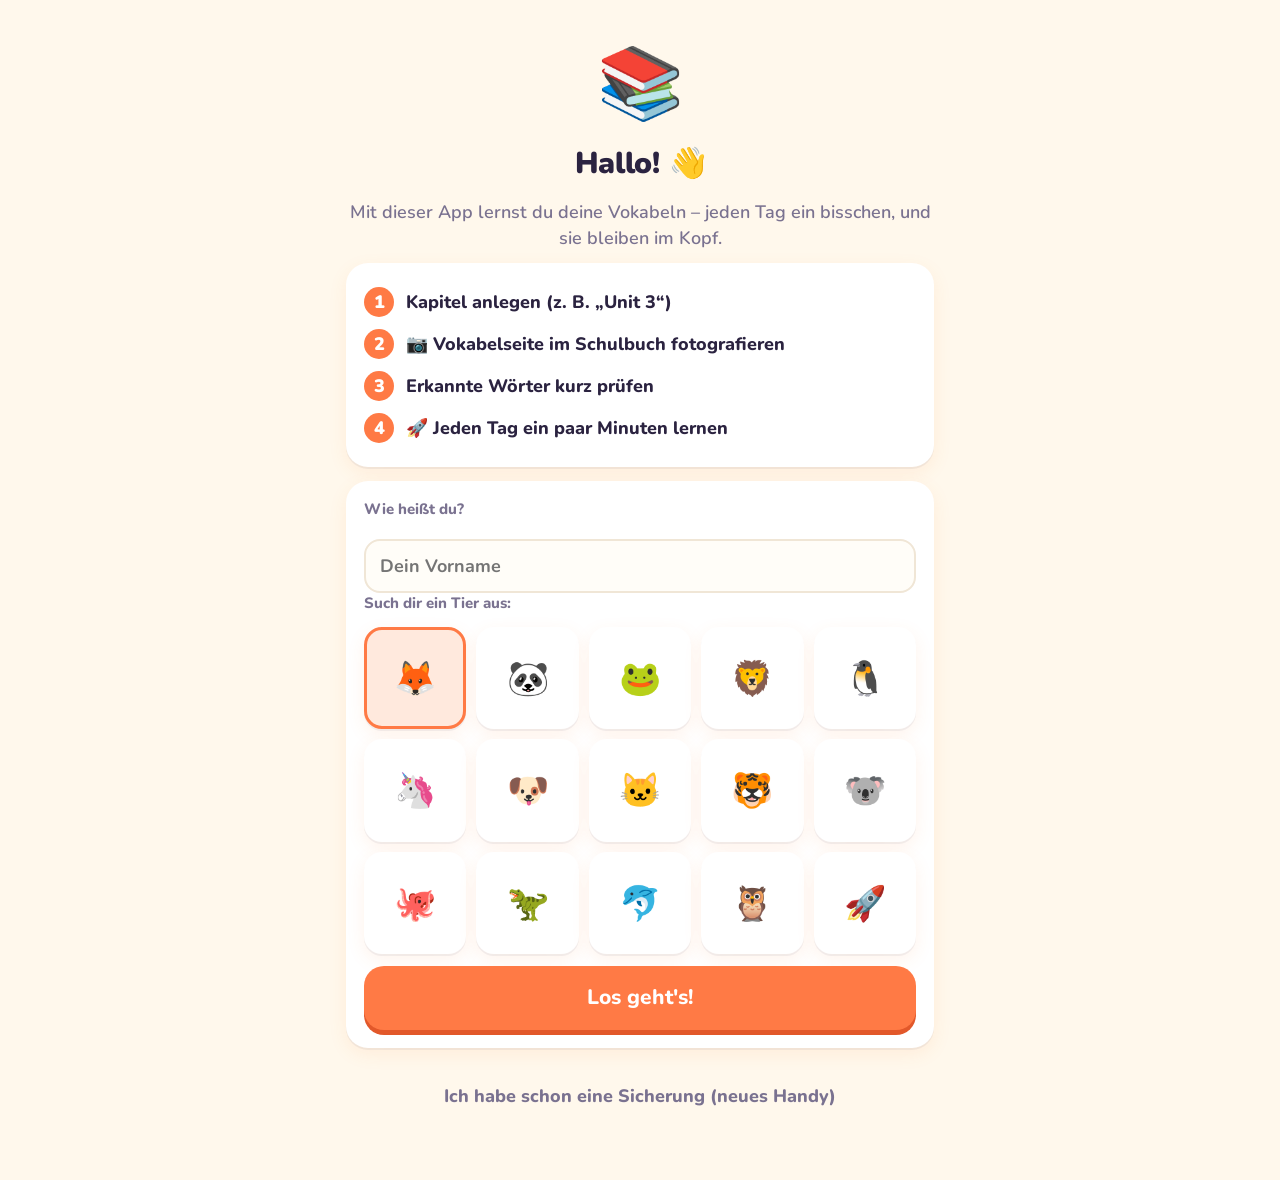
<file: index.html>
<!doctype html>
<html lang="de">
<head>
<meta charset="utf-8">
<meta name="viewport" content="width=device-width, initial-scale=1, viewport-fit=cover">
<title>Vokabeltrainer</title>
<meta name="theme-color" content="#fff8ec">
<meta name="apple-mobile-web-app-capable" content="yes">
<meta name="mobile-web-app-capable" content="yes">
<meta name="apple-mobile-web-app-status-bar-style" content="default">
<meta name="apple-mobile-web-app-title" content="Vokabeln">
<link rel="apple-touch-icon" href="icons/icon-180.png">
<link rel="icon" href="icons/icon-192.png">
<link rel="manifest" href="manifest.webmanifest">
<link rel="preload" href="fonts/nunito-latin-wght-normal.woff2" as="font" type="font/woff2" crossorigin>
<link rel="stylesheet" href="styles.css">
</head>
<body>
<main id="app" aria-live="polite"></main>
<dialog id="dialog"><form method="dialog" id="dialog-form"></form></dialog>
<div id="toast" role="status"></div>
<script src="vendor/tesseract/tesseract.min.js" defer></script>
<script src="app.js" defer></script>
</body>
</html>
</file>
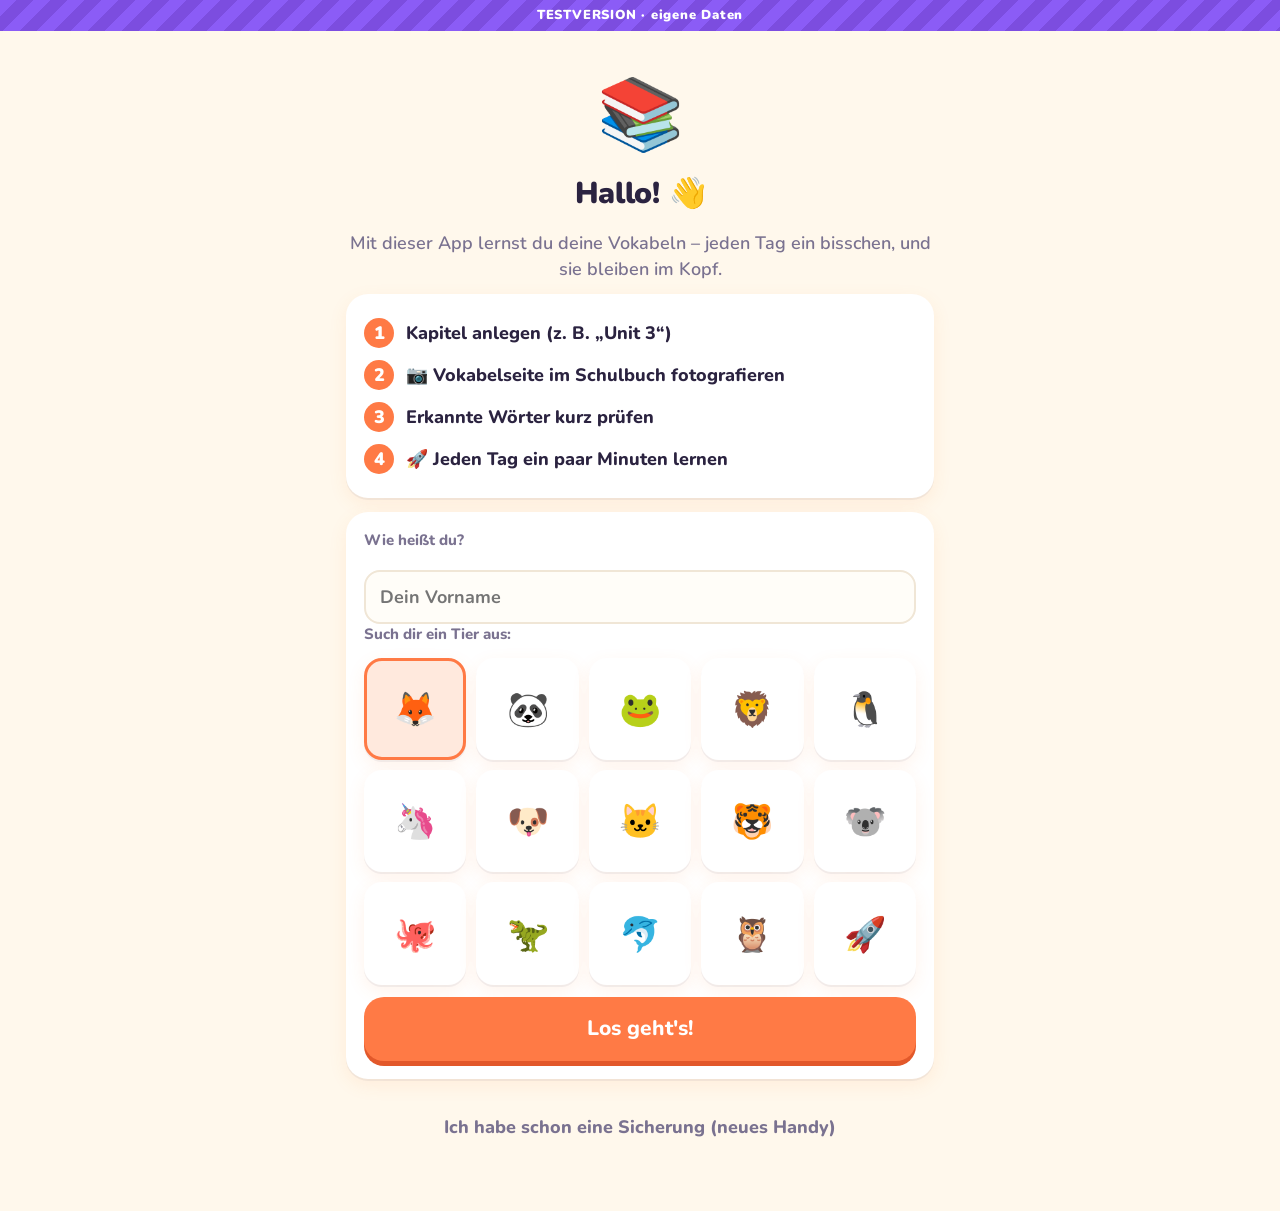
<file: test/index.html>
<!doctype html>
<html lang="de">
<head>
<meta charset="utf-8">
<meta name="viewport" content="width=device-width, initial-scale=1, viewport-fit=cover">
<title>Vokabeltrainer TEST</title>
<meta name="theme-color" content="#fff8ec">
<meta name="apple-mobile-web-app-capable" content="yes">
<meta name="mobile-web-app-capable" content="yes">
<meta name="apple-mobile-web-app-status-bar-style" content="default">
<meta name="apple-mobile-web-app-title" content="Vokabeln TEST">
<link rel="apple-touch-icon" href="icons/icon-180.png">
<link rel="icon" href="icons/icon-192.png">
<link rel="manifest" href="manifest.webmanifest">
<link rel="preload" href="fonts/nunito-latin-wght-normal.woff2" as="font" type="font/woff2" crossorigin>
<link rel="stylesheet" href="styles.css">
</head>
<body>
<main id="app" aria-live="polite"></main>
<dialog id="dialog"><form method="dialog" id="dialog-form"></form></dialog>
<div id="toast" role="status"></div>
<script src="vendor/tesseract/tesseract.min.js" defer></script>
<script src="app.js" defer></script>
</body>
</html>
</file>
<file: styles.css>
@font-face {
  font-family: 'Nunito'; font-style: normal; font-display: swap; font-weight: 200 1000;
  src: url(fonts/nunito-latin-wght-normal.woff2) format('woff2-variations');
  unicode-range: U+0000-00FF, U+0131, U+0152-0153, U+02BB-02BC, U+02C6, U+02DA, U+02DC, U+0304, U+0308, U+0329, U+2000-206F, U+20AC, U+2122, U+2191, U+2193, U+2212, U+2215, U+FEFF, U+FFFD;
}
@font-face {
  font-family: 'Nunito'; font-style: normal; font-display: swap; font-weight: 200 1000;
  src: url(fonts/nunito-latin-ext-wght-normal.woff2) format('woff2-variations');
  unicode-range: U+0100-02BA, U+02BD-02C5, U+02C7-02CC, U+02CE-02D7, U+02DD-02FF, U+0304, U+0308, U+0329, U+1D00-1DBF, U+1E00-1E9F, U+1EF2-1EFF, U+2020, U+20A0-20AB, U+20AD-20C0, U+2113, U+2C60-2C7F, U+A720-A7FF;
}

:root {
  color-scheme: light;
  --bg: #fff8ec;
  --card: #ffffff;
  --text: #2b2340;
  --muted: #7a7290;
  --line: #f0e6d6;
  --primary: #ff7a45;
  --primary-dark: #e2582a;
  --primary-soft: #ffe9dd;
  --teal: #13b5a3;
  --teal-dark: #0c8f80;
  --teal-soft: #dcf6f2;
  --yellow: #ffc93c;
  --yellow-soft: #fff3cf;
  --purple: #8b5cf6;
  --purple-soft: #efe7ff;
  --en: #3d8bff;
  --en-soft: #e3efff;
  --fr: #ff5c8a;
  --fr-soft: #ffe4ec;
  --ok: #22b357;
  --ok-dark: #17913f;
  --ok-soft: #dff7e7;
  --bad: #ff4d5e;
  --bad-dark: #d93444;
  --bad-soft: #ffe3e6;
  --b0: #d9d3e3; --b1: #ff6b4a; --b2: #ffa53c; --b3: #ffd23f; --b4: #8fd14f; --b5: #22b357;
  --radius: 22px;
  --shadow: 0 2px 0 rgba(43, 35, 64, .06), 0 6px 18px rgba(255, 140, 60, .10);
}
* { box-sizing: border-box; -webkit-tap-highlight-color: transparent; }
html { -webkit-text-size-adjust: 100%; }
body {
  margin: 0; background: var(--bg); color: var(--text);
  font: 18px/1.45 'Nunito', -apple-system, BlinkMacSystemFont, 'Segoe UI', Roboto, sans-serif;
  font-weight: 600;
  padding: env(safe-area-inset-top) env(safe-area-inset-right) env(safe-area-inset-bottom) env(safe-area-inset-left);
  min-height: 100vh;
}
main { max-width: 620px; margin: 0 auto; padding: 14px 16px 56px; }
h1 { font-size: 30px; margin: 6px 0 14px; font-weight: 900; letter-spacing: -.01em; }
h2 { font-size: 21px; margin: 26px 0 10px; font-weight: 900; }
h3 { font-weight: 900; }
p { margin: 0 0 12px; }
.muted { color: var(--muted); }
.small { font-size: 15px; }
.tiny { font-size: 13px; }
.center { text-align: center; }
.row { display: flex; gap: 10px; align-items: center; }
.row.wrap { flex-wrap: wrap; }
.spread { justify-content: space-between; }
.grow { flex: 1; min-width: 0; }
.stack > * + * { margin-top: 12px; }
.hidden { display: none !important; }

.topbar { display: flex; align-items: center; gap: 8px; margin-bottom: 10px; min-height: 48px; }
.topbar h1 { margin: 0; font-size: 24px; flex: 1; min-width: 0; overflow: hidden; text-overflow: ellipsis; white-space: nowrap; }
.iconbtn {
  border: 0; background: var(--card); color: var(--text); font: inherit; font-weight: 800; font-size: 17px;
  min-width: 48px; min-height: 48px; border-radius: 16px; padding: 0 12px; cursor: pointer; box-shadow: var(--shadow);
}
.iconbtn:active { transform: translateY(2px); }

.card { background: var(--card); border-radius: var(--radius); padding: 18px; box-shadow: var(--shadow); }
.card + .card { margin-top: 14px; }

.btn {
  display: inline-flex; align-items: center; justify-content: center; gap: 8px; text-align: center;
  border: 0; border-radius: 18px; min-height: 54px; padding: 8px 18px;
  font: inherit; font-weight: 800; cursor: pointer; text-decoration: none; line-height: 1.2;
  background: var(--primary-soft); color: var(--primary-dark);
  box-shadow: 0 4px 0 rgba(226, 88, 42, .18);
  transition: transform .08s, box-shadow .08s;
}
.btn:active:not(:disabled) { transform: translateY(3px); box-shadow: 0 1px 0 rgba(0,0,0,.1); }
.btn.primary { background: var(--primary); color: #fff; box-shadow: 0 5px 0 var(--primary-dark); }
.btn.teal { background: var(--teal); color: #fff; box-shadow: 0 5px 0 var(--teal-dark); }
.btn.teal-soft { background: var(--teal-soft); color: var(--teal-dark); box-shadow: 0 4px 0 rgba(12,143,128,.18); }
.btn.purple-soft { background: var(--purple-soft); color: var(--purple); box-shadow: 0 4px 0 rgba(139,92,246,.18); }
.btn.ok { background: var(--ok); color: #fff; box-shadow: 0 5px 0 var(--ok-dark); }
.btn.bad { background: var(--bad); color: #fff; box-shadow: 0 5px 0 var(--bad-dark); }
.btn.wa { background: #25d366; color: #fff; box-shadow: 0 5px 0 #1a9e4b; }
.btn.ghost { background: transparent; color: var(--muted); box-shadow: none; }
.btn.danger { background: var(--bad-soft); color: var(--bad-dark); box-shadow: 0 4px 0 rgba(217,52,68,.15); }
.btn.white { background: #fff; color: var(--primary-dark); box-shadow: 0 4px 0 rgba(0,0,0,.12); }
.btn.block { width: 100%; }
.btn.big { min-height: 64px; font-size: 21px; border-radius: 20px; }
.btn:disabled { opacity: .5; box-shadow: none; }
.grid2 { display: grid; grid-template-columns: 1fr 1fr; gap: 12px; }
.grid3 { display: grid; grid-template-columns: repeat(3, 1fr); gap: 10px; }

/* Startseite */
.hello { display: flex; align-items: center; gap: 12px; margin: 4px 0 16px; }
.avatar { width: 58px; height: 58px; border-radius: 50%; background: var(--yellow-soft); display: grid; place-items: center; font-size: 34px; flex: none; box-shadow: var(--shadow); }
.hello h1 { margin: 0; font-size: 26px; line-height: 1.15; }
.hero {
  background: linear-gradient(135deg, #ff8a4c 0%, #ff6b8b 100%); color: #fff;
  border-radius: 26px; padding: 22px 20px; box-shadow: 0 10px 24px rgba(255, 110, 90, .3); position: relative; overflow: hidden;
}
.hero::after { content: ''; position: absolute; right: -40px; top: -40px; width: 160px; height: 160px; border-radius: 50%; background: rgba(255,255,255,.14); }
.hero .num { font-size: 60px; font-weight: 900; line-height: 1; }
.hero .lbl { font-size: 18px; font-weight: 800; opacity: .95; }
.hero .btn { position: relative; z-index: 1; }
.hero.done { background: linear-gradient(135deg, #20c3a5 0%, #3d8bff 100%); box-shadow: 0 10px 24px rgba(40, 150, 200, .3); }
.chips { display: flex; gap: 8px; flex-wrap: wrap; margin: 14px 0 16px; position: relative; z-index: 1; }
.chip { background: rgba(255,255,255,.25); border-radius: 999px; padding: 5px 12px; font-size: 15px; font-weight: 800; }
.chip.light { background: var(--card); color: var(--text); box-shadow: var(--shadow); }

.tests { display: flex; gap: 12px; overflow-x: auto; padding: 4px 2px 10px; margin: 0 -2px; scroll-snap-type: x mandatory; }
.test-card { flex: 0 0 82%; max-width: 320px; scroll-snap-align: start; background: var(--card); border-radius: 20px; padding: 14px 16px; box-shadow: var(--shadow); border: 0; font: inherit; color: inherit; text-align: left; cursor: pointer; }
.test-card .days { font-size: 30px; font-weight: 900; line-height: 1; color: var(--purple); }
.test-card.soon .days { color: var(--bad); }
.meter { height: 12px; border-radius: 6px; background: var(--line); overflow: hidden; margin-top: 8px; }
.meter > div { height: 100%; border-radius: 6px; background: linear-gradient(90deg, var(--yellow), var(--ok)); }

.tiles { display: grid; gap: 12px; }
.tile {
  display: flex; align-items: center; gap: 14px; padding: 14px 16px; border-radius: 20px; background: var(--card);
  box-shadow: var(--shadow); border: 0; width: 100%; text-align: left; font: inherit; color: inherit; cursor: pointer;
  border-left: 8px solid var(--en);
}
.tile.fr { border-left-color: var(--fr); }
.tile:active { transform: translateY(2px); }
.tile .title { font-weight: 900; font-size: 19px; overflow: hidden; text-overflow: ellipsis; white-space: nowrap; }
.tile .flag { font-size: 30px; }
.badge { background: var(--primary); color: #fff; border-radius: 999px; padding: 2px 11px; font-size: 15px; font-weight: 900; }
.badge.purple { background: var(--purple); }
.chev { color: var(--muted); font-size: 26px; font-weight: 400; }

.dist { display: flex; height: 10px; border-radius: 5px; overflow: hidden; background: var(--b0); margin-top: 8px; }
.dist span { display: block; height: 100%; }
.box-dot { width: 13px; height: 13px; border-radius: 50%; flex: none; display: inline-block; }
.legend { display: flex; flex-wrap: wrap; gap: 6px 12px; font-size: 13px; color: var(--muted); margin-top: 8px; }
.legend span { display: inline-flex; align-items: center; gap: 4px; }

.banner { border-radius: 18px; padding: 14px 16px; margin-top: 14px; display: flex; gap: 12px; align-items: center; }
.banner.yellow { background: var(--yellow-soft); }
.banner.green { background: #e1f9ec; }
.banner.purple { background: var(--purple-soft); }
.banner .ico { font-size: 28px; }

details.archive summary { list-style: none; cursor: pointer; font-weight: 900; font-size: 18px; color: var(--muted); padding: 14px 4px; }
details.archive summary::-webkit-details-marker { display: none; }

/* Formulare */
label.field { display: block; font-size: 15px; color: var(--muted); margin: 0 0 6px; font-weight: 800; }
input[type=text], input[type=search], input[type=tel], input[type=date], input[type=password], select, textarea {
  width: 100%; font: inherit; font-size: 18px; font-weight: 700; color: var(--text); background: #fffdf8;
  border: 2.5px solid var(--line); border-radius: 16px; padding: 12px 14px; min-height: 54px;
  -webkit-appearance: none; appearance: none;
}
input[type=date] { display: block; }
textarea { min-height: 170px; resize: vertical; }
input:focus, select:focus, textarea:focus { outline: none; border-color: var(--primary); background: #fff; }
.seg { display: flex; background: #f6efe3; border-radius: 16px; padding: 4px; gap: 4px; }
.seg button { flex: 1; border: 0; background: transparent; font: inherit; font-size: 15px; font-weight: 800; padding: 11px 4px; border-radius: 12px; color: var(--muted); cursor: pointer; min-height: 46px; }
.seg button.on { background: var(--card); color: var(--text); box-shadow: 0 2px 6px rgba(0,0,0,.1); }
.avatars { display: grid; grid-template-columns: repeat(5, 1fr); gap: 10px; }
.avatars button { font-size: 34px; aspect-ratio: 1; border-radius: 18px; border: 3px solid transparent; background: var(--card); box-shadow: var(--shadow); cursor: pointer; }
.avatars button.on { border-color: var(--primary); background: var(--primary-soft); }

/* Lernen */
.progress { height: 14px; background: #f1e7d7; border-radius: 7px; overflow: hidden; flex: 1; }
.progress > div { height: 100%; background: linear-gradient(90deg, var(--yellow), var(--primary)); border-radius: 7px; transition: width .3s; }
.quiz { text-align: center; padding: 26px 18px 22px; }
.quiz .dir { display: inline-block; font-size: 14px; letter-spacing: .04em; font-weight: 900; padding: 4px 12px; border-radius: 999px; background: var(--en-soft); color: var(--en); }
.quiz .dir.fr { background: var(--fr-soft); color: var(--fr); }
.quiz .word { font-size: 34px; font-weight: 900; margin: 16px 0 10px; word-wrap: break-word; line-height: 1.2; }
.quiz .ans { font-size: 28px; font-weight: 900; margin-top: 12px; word-wrap: break-word; color: var(--teal-dark); }
.speak.sm { width: 42px; height: 42px; font-size: 19px; flex: none; }
.speak { border: 0; background: var(--teal-soft); color: var(--teal-dark); border-radius: 999px; width: 52px; height: 52px; font-size: 24px; cursor: pointer; }
.result { border-radius: 18px; padding: 14px 16px; margin-top: 16px; text-align: left; animation: pop .25s ease-out; }
.result.ok { background: var(--ok-soft); color: var(--ok-dark); }
.result.warn { background: var(--yellow-soft); color: #9a6200; }
.result.bad { background: var(--bad-soft); color: var(--bad-dark); }
.result strong { display: block; font-size: 20px; font-weight: 900; }
.result .sol { color: var(--text); font-size: 22px; font-weight: 900; margin-top: 4px; }
.accents { display: flex; flex-wrap: wrap; gap: 6px; justify-content: center; margin: 12px 0 0; }
.accents button { min-width: 42px; min-height: 42px; border: 0; background: var(--fr-soft); color: var(--text); border-radius: 12px; font: inherit; font-weight: 800; cursor: pointer; }
.shake { animation: shake .35s; }
@keyframes shake { 20%, 60% { transform: translateX(-8px); } 40%, 80% { transform: translateX(8px); } }
@keyframes pop { from { transform: scale(.92); opacity: 0; } to { transform: scale(1); opacity: 1; } }

/* Scan / Prüfen */
.revrow { background: var(--card); border-radius: 18px; padding: 10px 12px; box-shadow: var(--shadow); display: grid; grid-template-columns: 34px 1fr 44px; gap: 8px; align-items: center; }
.revrow + .revrow { margin-top: 10px; }
.revrow .inputs { display: grid; gap: 6px; }
.revrow input[type=text] { min-height: 46px; padding: 8px 12px; font-size: 17px; border-radius: 12px; }
.revrow input[type=checkbox] { width: 26px; height: 26px; accent-color: var(--ok); }
.revrow.off { opacity: .5; }
.revrow .del { border: 0; background: var(--bad-soft); color: var(--bad-dark); width: 40px; height: 40px; border-radius: 12px; font-size: 18px; cursor: pointer; }
.thumb { width: 100%; max-height: 230px; object-fit: contain; border-radius: 16px; background: #f6efe3; }
.bar { height: 16px; background: #f1e7d7; border-radius: 8px; overflow: hidden; }
.bar > div { height: 100%; background: linear-gradient(90deg, var(--yellow), var(--primary)); width: 0; transition: width .25s; border-radius: 8px; }
.sticky-bottom { position: sticky; bottom: calc(10px + env(safe-area-inset-bottom)); margin-top: 16px; }

.list { background: var(--card); border-radius: var(--radius); overflow: hidden; box-shadow: var(--shadow); }
.vocab { display: flex; gap: 12px; align-items: center; padding: 12px 16px; border-bottom: 2px solid var(--line); cursor: pointer; }
.vocab:last-child { border-bottom: 0; }
.vocab .f { font-weight: 900; }
.vocab .g { color: var(--muted); font-size: 16px; }
.empty { text-align: center; padding: 26px 16px; color: var(--muted); }
.empty .big { font-size: 46px; }
.item { display: flex; align-items: center; gap: 12px; padding: 14px 16px; border-bottom: 2px solid var(--line); background: none; border-left: 0; border-right: 0; border-top: 0; width: 100%; text-align: left; font: inherit; color: inherit; cursor: pointer; min-height: 60px; }
.item:last-child { border-bottom: 0; }

dialog {
  border: 0; border-radius: 26px; padding: 0; width: min(94vw, 470px); background: var(--card); color: var(--text);
  box-shadow: 0 20px 50px rgba(43,35,64,.3); max-height: 90vh;
}
dialog::backdrop { background: rgba(43,35,64,.45); }
#dialog-form { padding: 22px; }
#dialog-form h3 { margin: 0 0 14px; font-size: 23px; }
#dialog-form .actions { display: flex; gap: 10px; justify-content: flex-end; margin-top: 20px; flex-wrap: wrap; }

#toast {
  position: fixed; left: 50%; bottom: calc(26px + env(safe-area-inset-bottom)); transform: translateX(-50%) translateY(20px);
  background: var(--text); color: #fff; padding: 13px 20px; border-radius: 16px; font-size: 16px; font-weight: 800;
  opacity: 0; pointer-events: none; transition: all .25s; max-width: calc(100vw - 32px); z-index: 50; text-align: center;
}
#toast.show { opacity: 1; transform: translateX(-50%) translateY(0); }

.confetti { position: fixed; top: -20px; width: 10px; height: 16px; border-radius: 3px; z-index: 40; pointer-events: none; animation: fall linear forwards; }
@keyframes fall { to { transform: translateY(110vh) rotate(720deg); } }

.pinpad { display: grid; grid-template-columns: repeat(3, 1fr); gap: 10px; margin-top: 14px; }
.pinpad button { min-height: 58px; border-radius: 16px; border: 0; background: #f6efe3; font: inherit; font-size: 24px; font-weight: 900; color: var(--text); cursor: pointer; }
.pinpad button:active { background: var(--primary-soft); }
.pindots { display: flex; gap: 14px; justify-content: center; margin: 8px 0; }
.pindots i { width: 18px; height: 18px; border-radius: 50%; background: var(--line); }
.pindots i.on { background: var(--primary); }
.report { white-space: pre-wrap; font-size: 15px; background: #f6efe3; border-radius: 16px; padding: 14px; font-weight: 600; }

.cloze { font-size: 24px; font-weight: 800; line-height: 1.5; margin: 18px 0 10px; }
.cloze .gap { display: inline-block; min-width: 90px; border-bottom: 4px solid var(--purple); color: var(--purple); margin: 0 4px; padding: 0 6px; }

.steps > div { display: flex; align-items: center; gap: 12px; padding: 6px 0; font-weight: 800; }
.steps span { width: 30px; height: 30px; border-radius: 50%; background: var(--primary); color: #fff; display: grid; place-items: center; flex: none; font-weight: 900; }
.tips { display: grid; grid-template-columns: 1fr 1fr; gap: 8px; margin: 6px 0 16px; text-align: left; }
.tips > div { background: var(--teal-soft); color: var(--teal-dark); border-radius: 14px; padding: 9px 10px; font-size: 14px; font-weight: 800; }
.pagestrip { display: flex; gap: 10px; overflow-x: auto; align-items: center; padding: 2px 2px 12px; }
.pagestrip img { height: 110px; border-radius: 12px; box-shadow: var(--shadow); cursor: pointer; flex: none; }
.linkbtn { border: 0; background: none; color: var(--bad-dark); font: inherit; font-weight: 800; text-decoration: underline; padding: 0; cursor: pointer; }
.overlay { position: fixed; inset: 0; background: rgba(20,16,32,.92); z-index: 60; display: flex; flex-direction: column; align-items: center; justify-content: center; padding: 16px; }
.overlay img { max-width: 100%; max-height: 85vh; border-radius: 12px; }

/* Kennzeichnung der Testversion */
.is-test body::before { content: 'TESTVERSION · eigene Daten'; display: block; text-align: center; font-size: 13px; font-weight: 900; letter-spacing: .06em; color: #fff; background: repeating-linear-gradient(135deg, #8b5cf6 0 12px, #7c4ddf 12px 24px); padding: 6px 8px; }

/* Zuschneiden */
.cropbox { position: relative; touch-action: none; user-select: none; -webkit-user-select: none; border-radius: 14px; overflow: hidden; background: #000; }
.cropbox img { display: block; width: 100%; height: auto; pointer-events: none; }
.cropsel { position: absolute; border: 3px solid var(--primary); box-shadow: 0 0 0 9999px rgba(0,0,0,.5); cursor: move; }
.cropsel .h { position: absolute; width: 34px; height: 34px; background: #fff; border: 4px solid var(--primary); border-radius: 50%; }
.cropsel .tl { left: -18px; top: -18px; } .cropsel .tr { right: -18px; top: -18px; }
.cropsel .bl { left: -18px; bottom: -18px; } .cropsel .br { right: -18px; bottom: -18px; }
/* Unsichere Erkennung */
.revrow input.unsure { border-color: var(--yellow); background: var(--yellow-soft); }
/* Korrigieren beim Lernen */
.quiz { position: relative; }
.editbtn { position: absolute; top: 12px; right: 12px; border: 0; background: var(--bg); border-radius: 12px; width: 40px; height: 40px; font-size: 18px; cursor: pointer; }
/* Abtippen */
.retype { margin-top: 14px; text-align: left; }
.retype input.good { border-color: var(--ok); background: var(--ok-soft); }
/* Tagesziel */
.goal { display: flex; gap: 12px; align-items: center; margin: 14px 0 0; position: relative; z-index: 1; text-align: left; }
/* Abzeichen */
.badges { display: grid; grid-template-columns: repeat(3, 1fr); gap: 10px; margin-top: 14px; }
.badge-item { text-align: center; padding: 10px 6px; border-radius: 16px; background: #f6efe3; opacity: .55; filter: grayscale(1); }
.badge-item.got { opacity: 1; filter: none; background: var(--yellow-soft); }
.badge-item .bi { font-size: 30px; }
.badge-item .bn { font-weight: 900; font-size: 13px; margin-top: 2px; }
.badge-item .bh { font-size: 11px; color: var(--muted); line-height: 1.3; margin-top: 2px; }
</file>
<file: test/styles.css>
@font-face {
  font-family: 'Nunito'; font-style: normal; font-display: swap; font-weight: 200 1000;
  src: url(fonts/nunito-latin-wght-normal.woff2) format('woff2-variations');
  unicode-range: U+0000-00FF, U+0131, U+0152-0153, U+02BB-02BC, U+02C6, U+02DA, U+02DC, U+0304, U+0308, U+0329, U+2000-206F, U+20AC, U+2122, U+2191, U+2193, U+2212, U+2215, U+FEFF, U+FFFD;
}
@font-face {
  font-family: 'Nunito'; font-style: normal; font-display: swap; font-weight: 200 1000;
  src: url(fonts/nunito-latin-ext-wght-normal.woff2) format('woff2-variations');
  unicode-range: U+0100-02BA, U+02BD-02C5, U+02C7-02CC, U+02CE-02D7, U+02DD-02FF, U+0304, U+0308, U+0329, U+1D00-1DBF, U+1E00-1E9F, U+1EF2-1EFF, U+2020, U+20A0-20AB, U+20AD-20C0, U+2113, U+2C60-2C7F, U+A720-A7FF;
}

:root {
  color-scheme: light;
  --bg: #fff8ec;
  --card: #ffffff;
  --text: #2b2340;
  --muted: #7a7290;
  --line: #f0e6d6;
  --primary: #ff7a45;
  --primary-dark: #e2582a;
  --primary-soft: #ffe9dd;
  --teal: #13b5a3;
  --teal-dark: #0c8f80;
  --teal-soft: #dcf6f2;
  --yellow: #ffc93c;
  --yellow-soft: #fff3cf;
  --purple: #8b5cf6;
  --purple-soft: #efe7ff;
  --en: #3d8bff;
  --en-soft: #e3efff;
  --fr: #ff5c8a;
  --fr-soft: #ffe4ec;
  --ok: #22b357;
  --ok-dark: #17913f;
  --ok-soft: #dff7e7;
  --bad: #ff4d5e;
  --bad-dark: #d93444;
  --bad-soft: #ffe3e6;
  --b0: #d9d3e3; --b1: #ff6b4a; --b2: #ffa53c; --b3: #ffd23f; --b4: #8fd14f; --b5: #22b357;
  --radius: 22px;
  --shadow: 0 2px 0 rgba(43, 35, 64, .06), 0 6px 18px rgba(255, 140, 60, .10);
}
* { box-sizing: border-box; -webkit-tap-highlight-color: transparent; }
html { -webkit-text-size-adjust: 100%; }
body {
  margin: 0; background: var(--bg); color: var(--text);
  font: 18px/1.45 'Nunito', -apple-system, BlinkMacSystemFont, 'Segoe UI', Roboto, sans-serif;
  font-weight: 600;
  padding: env(safe-area-inset-top) env(safe-area-inset-right) env(safe-area-inset-bottom) env(safe-area-inset-left);
  min-height: 100vh;
}
main { max-width: 620px; margin: 0 auto; padding: 14px 16px 56px; }
h1 { font-size: 30px; margin: 6px 0 14px; font-weight: 900; letter-spacing: -.01em; }
h2 { font-size: 21px; margin: 26px 0 10px; font-weight: 900; }
h3 { font-weight: 900; }
p { margin: 0 0 12px; }
.muted { color: var(--muted); }
.small { font-size: 15px; }
.tiny { font-size: 13px; }
.center { text-align: center; }
.row { display: flex; gap: 10px; align-items: center; }
.row.wrap { flex-wrap: wrap; }
.spread { justify-content: space-between; }
.grow { flex: 1; min-width: 0; }
.stack > * + * { margin-top: 12px; }
.hidden { display: none !important; }

.topbar { display: flex; align-items: center; gap: 8px; margin-bottom: 10px; min-height: 48px; }
.topbar h1 { margin: 0; font-size: 24px; flex: 1; min-width: 0; overflow: hidden; text-overflow: ellipsis; white-space: nowrap; }
.iconbtn {
  border: 0; background: var(--card); color: var(--text); font: inherit; font-weight: 800; font-size: 17px;
  min-width: 48px; min-height: 48px; border-radius: 16px; padding: 0 12px; cursor: pointer; box-shadow: var(--shadow);
}
.iconbtn:active { transform: translateY(2px); }

.card { background: var(--card); border-radius: var(--radius); padding: 18px; box-shadow: var(--shadow); }
.card + .card { margin-top: 14px; }

.btn {
  display: inline-flex; align-items: center; justify-content: center; gap: 8px; text-align: center;
  border: 0; border-radius: 18px; min-height: 54px; padding: 8px 18px;
  font: inherit; font-weight: 800; cursor: pointer; text-decoration: none; line-height: 1.2;
  background: var(--primary-soft); color: var(--primary-dark);
  box-shadow: 0 4px 0 rgba(226, 88, 42, .18);
  transition: transform .08s, box-shadow .08s;
}
.btn:active:not(:disabled) { transform: translateY(3px); box-shadow: 0 1px 0 rgba(0,0,0,.1); }
.btn.primary { background: var(--primary); color: #fff; box-shadow: 0 5px 0 var(--primary-dark); }
.btn.teal { background: var(--teal); color: #fff; box-shadow: 0 5px 0 var(--teal-dark); }
.btn.teal-soft { background: var(--teal-soft); color: var(--teal-dark); box-shadow: 0 4px 0 rgba(12,143,128,.18); }
.btn.purple-soft { background: var(--purple-soft); color: var(--purple); box-shadow: 0 4px 0 rgba(139,92,246,.18); }
.btn.ok { background: var(--ok); color: #fff; box-shadow: 0 5px 0 var(--ok-dark); }
.btn.bad { background: var(--bad); color: #fff; box-shadow: 0 5px 0 var(--bad-dark); }
.btn.wa { background: #25d366; color: #fff; box-shadow: 0 5px 0 #1a9e4b; }
.btn.ghost { background: transparent; color: var(--muted); box-shadow: none; }
.btn.danger { background: var(--bad-soft); color: var(--bad-dark); box-shadow: 0 4px 0 rgba(217,52,68,.15); }
.btn.white { background: #fff; color: var(--primary-dark); box-shadow: 0 4px 0 rgba(0,0,0,.12); }
.btn.block { width: 100%; }
.btn.big { min-height: 64px; font-size: 21px; border-radius: 20px; }
.btn:disabled { opacity: .5; box-shadow: none; }
.grid2 { display: grid; grid-template-columns: 1fr 1fr; gap: 12px; }
.grid3 { display: grid; grid-template-columns: repeat(3, 1fr); gap: 10px; }

/* Startseite */
.hello { display: flex; align-items: center; gap: 12px; margin: 4px 0 16px; }
.avatar { width: 58px; height: 58px; border-radius: 50%; background: var(--yellow-soft); display: grid; place-items: center; font-size: 34px; flex: none; box-shadow: var(--shadow); }
.hello h1 { margin: 0; font-size: 26px; line-height: 1.15; }
.hero {
  background: linear-gradient(135deg, #ff8a4c 0%, #ff6b8b 100%); color: #fff;
  border-radius: 26px; padding: 22px 20px; box-shadow: 0 10px 24px rgba(255, 110, 90, .3); position: relative; overflow: hidden;
}
.hero::after { content: ''; position: absolute; right: -40px; top: -40px; width: 160px; height: 160px; border-radius: 50%; background: rgba(255,255,255,.14); }
.hero .num { font-size: 60px; font-weight: 900; line-height: 1; }
.hero .lbl { font-size: 18px; font-weight: 800; opacity: .95; }
.hero .btn { position: relative; z-index: 1; }
.hero.done { background: linear-gradient(135deg, #20c3a5 0%, #3d8bff 100%); box-shadow: 0 10px 24px rgba(40, 150, 200, .3); }
.chips { display: flex; gap: 8px; flex-wrap: wrap; margin: 14px 0 16px; position: relative; z-index: 1; }
.chip { background: rgba(255,255,255,.25); border-radius: 999px; padding: 5px 12px; font-size: 15px; font-weight: 800; }
.chip.light { background: var(--card); color: var(--text); box-shadow: var(--shadow); }

.tests { display: flex; gap: 12px; overflow-x: auto; padding: 4px 2px 10px; margin: 0 -2px; scroll-snap-type: x mandatory; }
.test-card { flex: 0 0 82%; max-width: 320px; scroll-snap-align: start; background: var(--card); border-radius: 20px; padding: 14px 16px; box-shadow: var(--shadow); border: 0; font: inherit; color: inherit; text-align: left; cursor: pointer; }
.test-card .days { font-size: 30px; font-weight: 900; line-height: 1; color: var(--purple); }
.test-card.soon .days { color: var(--bad); }
.meter { height: 12px; border-radius: 6px; background: var(--line); overflow: hidden; margin-top: 8px; }
.meter > div { height: 100%; border-radius: 6px; background: linear-gradient(90deg, var(--yellow), var(--ok)); }

.tiles { display: grid; gap: 12px; }
.tile {
  display: flex; align-items: center; gap: 14px; padding: 14px 16px; border-radius: 20px; background: var(--card);
  box-shadow: var(--shadow); border: 0; width: 100%; text-align: left; font: inherit; color: inherit; cursor: pointer;
  border-left: 8px solid var(--en);
}
.tile.fr { border-left-color: var(--fr); }
.tile:active { transform: translateY(2px); }
.tile .title { font-weight: 900; font-size: 19px; overflow: hidden; text-overflow: ellipsis; white-space: nowrap; }
.tile .flag { font-size: 30px; }
.badge { background: var(--primary); color: #fff; border-radius: 999px; padding: 2px 11px; font-size: 15px; font-weight: 900; }
.badge.purple { background: var(--purple); }
.chev { color: var(--muted); font-size: 26px; font-weight: 400; }

.dist { display: flex; height: 10px; border-radius: 5px; overflow: hidden; background: var(--b0); margin-top: 8px; }
.dist span { display: block; height: 100%; }
.box-dot { width: 13px; height: 13px; border-radius: 50%; flex: none; display: inline-block; }
.legend { display: flex; flex-wrap: wrap; gap: 6px 12px; font-size: 13px; color: var(--muted); margin-top: 8px; }
.legend span { display: inline-flex; align-items: center; gap: 4px; }

.banner { border-radius: 18px; padding: 14px 16px; margin-top: 14px; display: flex; gap: 12px; align-items: center; }
.banner.yellow { background: var(--yellow-soft); }
.banner.green { background: #e1f9ec; }
.banner.purple { background: var(--purple-soft); }
.banner .ico { font-size: 28px; }

details.archive summary { list-style: none; cursor: pointer; font-weight: 900; font-size: 18px; color: var(--muted); padding: 14px 4px; }
details.archive summary::-webkit-details-marker { display: none; }

/* Formulare */
label.field { display: block; font-size: 15px; color: var(--muted); margin: 0 0 6px; font-weight: 800; }
input[type=text], input[type=search], input[type=tel], input[type=date], input[type=password], select, textarea {
  width: 100%; font: inherit; font-size: 18px; font-weight: 700; color: var(--text); background: #fffdf8;
  border: 2.5px solid var(--line); border-radius: 16px; padding: 12px 14px; min-height: 54px;
  -webkit-appearance: none; appearance: none;
}
input[type=date] { display: block; }
textarea { min-height: 170px; resize: vertical; }
input:focus, select:focus, textarea:focus { outline: none; border-color: var(--primary); background: #fff; }
.seg { display: flex; background: #f6efe3; border-radius: 16px; padding: 4px; gap: 4px; }
.seg button { flex: 1; border: 0; background: transparent; font: inherit; font-size: 15px; font-weight: 800; padding: 11px 4px; border-radius: 12px; color: var(--muted); cursor: pointer; min-height: 46px; }
.seg button.on { background: var(--card); color: var(--text); box-shadow: 0 2px 6px rgba(0,0,0,.1); }
.avatars { display: grid; grid-template-columns: repeat(5, 1fr); gap: 10px; }
.avatars button { font-size: 34px; aspect-ratio: 1; border-radius: 18px; border: 3px solid transparent; background: var(--card); box-shadow: var(--shadow); cursor: pointer; }
.avatars button.on { border-color: var(--primary); background: var(--primary-soft); }

/* Lernen */
.progress { height: 14px; background: #f1e7d7; border-radius: 7px; overflow: hidden; flex: 1; }
.progress > div { height: 100%; background: linear-gradient(90deg, var(--yellow), var(--primary)); border-radius: 7px; transition: width .3s; }
.quiz { text-align: center; padding: 26px 18px 22px; }
.quiz .dir { display: inline-block; font-size: 14px; letter-spacing: .04em; font-weight: 900; padding: 4px 12px; border-radius: 999px; background: var(--en-soft); color: var(--en); }
.quiz .dir.fr { background: var(--fr-soft); color: var(--fr); }
.quiz .word { font-size: 34px; font-weight: 900; margin: 16px 0 10px; word-wrap: break-word; line-height: 1.2; }
.quiz .ans { font-size: 28px; font-weight: 900; margin-top: 12px; word-wrap: break-word; color: var(--teal-dark); }
.speak.sm { width: 42px; height: 42px; font-size: 19px; flex: none; }
.speak { border: 0; background: var(--teal-soft); color: var(--teal-dark); border-radius: 999px; width: 52px; height: 52px; font-size: 24px; cursor: pointer; }
.result { border-radius: 18px; padding: 14px 16px; margin-top: 16px; text-align: left; animation: pop .25s ease-out; }
.result.ok { background: var(--ok-soft); color: var(--ok-dark); }
.result.warn { background: var(--yellow-soft); color: #9a6200; }
.result.bad { background: var(--bad-soft); color: var(--bad-dark); }
.result strong { display: block; font-size: 20px; font-weight: 900; }
.result .sol { color: var(--text); font-size: 22px; font-weight: 900; margin-top: 4px; }
.accents { display: flex; flex-wrap: wrap; gap: 6px; justify-content: center; margin: 12px 0 0; }
.accents button { min-width: 42px; min-height: 42px; border: 0; background: var(--fr-soft); color: var(--text); border-radius: 12px; font: inherit; font-weight: 800; cursor: pointer; }
.shake { animation: shake .35s; }
@keyframes shake { 20%, 60% { transform: translateX(-8px); } 40%, 80% { transform: translateX(8px); } }
@keyframes pop { from { transform: scale(.92); opacity: 0; } to { transform: scale(1); opacity: 1; } }

/* Scan / Prüfen */
.revrow { background: var(--card); border-radius: 18px; padding: 10px 12px; box-shadow: var(--shadow); display: grid; grid-template-columns: 34px 1fr 44px; gap: 8px; align-items: center; }
.revrow + .revrow { margin-top: 10px; }
.revrow .inputs { display: grid; gap: 6px; }
.revrow input[type=text] { min-height: 46px; padding: 8px 12px; font-size: 17px; border-radius: 12px; }
.revrow input[type=checkbox] { width: 26px; height: 26px; accent-color: var(--ok); }
.revrow.off { opacity: .5; }
.revrow .del { border: 0; background: var(--bad-soft); color: var(--bad-dark); width: 40px; height: 40px; border-radius: 12px; font-size: 18px; cursor: pointer; }
.thumb { width: 100%; max-height: 230px; object-fit: contain; border-radius: 16px; background: #f6efe3; }
.bar { height: 16px; background: #f1e7d7; border-radius: 8px; overflow: hidden; }
.bar > div { height: 100%; background: linear-gradient(90deg, var(--yellow), var(--primary)); width: 0; transition: width .25s; border-radius: 8px; }
.sticky-bottom { position: sticky; bottom: calc(10px + env(safe-area-inset-bottom)); margin-top: 16px; }

.list { background: var(--card); border-radius: var(--radius); overflow: hidden; box-shadow: var(--shadow); }
.vocab { display: flex; gap: 12px; align-items: center; padding: 12px 16px; border-bottom: 2px solid var(--line); cursor: pointer; }
.vocab:last-child { border-bottom: 0; }
.vocab .f { font-weight: 900; }
.vocab .g { color: var(--muted); font-size: 16px; }
.empty { text-align: center; padding: 26px 16px; color: var(--muted); }
.empty .big { font-size: 46px; }
.item { display: flex; align-items: center; gap: 12px; padding: 14px 16px; border-bottom: 2px solid var(--line); background: none; border-left: 0; border-right: 0; border-top: 0; width: 100%; text-align: left; font: inherit; color: inherit; cursor: pointer; min-height: 60px; }
.item:last-child { border-bottom: 0; }

dialog {
  border: 0; border-radius: 26px; padding: 0; width: min(94vw, 470px); background: var(--card); color: var(--text);
  box-shadow: 0 20px 50px rgba(43,35,64,.3); max-height: 90vh;
}
dialog::backdrop { background: rgba(43,35,64,.45); }
#dialog-form { padding: 22px; }
#dialog-form h3 { margin: 0 0 14px; font-size: 23px; }
#dialog-form .actions { display: flex; gap: 10px; justify-content: flex-end; margin-top: 20px; flex-wrap: wrap; }

#toast {
  position: fixed; left: 50%; bottom: calc(26px + env(safe-area-inset-bottom)); transform: translateX(-50%) translateY(20px);
  background: var(--text); color: #fff; padding: 13px 20px; border-radius: 16px; font-size: 16px; font-weight: 800;
  opacity: 0; pointer-events: none; transition: all .25s; max-width: calc(100vw - 32px); z-index: 50; text-align: center;
}
#toast.show { opacity: 1; transform: translateX(-50%) translateY(0); }

.confetti { position: fixed; top: -20px; width: 10px; height: 16px; border-radius: 3px; z-index: 40; pointer-events: none; animation: fall linear forwards; }
@keyframes fall { to { transform: translateY(110vh) rotate(720deg); } }

.pinpad { display: grid; grid-template-columns: repeat(3, 1fr); gap: 10px; margin-top: 14px; }
.pinpad button { min-height: 58px; border-radius: 16px; border: 0; background: #f6efe3; font: inherit; font-size: 24px; font-weight: 900; color: var(--text); cursor: pointer; }
.pinpad button:active { background: var(--primary-soft); }
.pindots { display: flex; gap: 14px; justify-content: center; margin: 8px 0; }
.pindots i { width: 18px; height: 18px; border-radius: 50%; background: var(--line); }
.pindots i.on { background: var(--primary); }
.report { white-space: pre-wrap; font-size: 15px; background: #f6efe3; border-radius: 16px; padding: 14px; font-weight: 600; }

.cloze { font-size: 24px; font-weight: 800; line-height: 1.5; margin: 18px 0 10px; }
.cloze .gap { display: inline-block; min-width: 90px; border-bottom: 4px solid var(--purple); color: var(--purple); margin: 0 4px; padding: 0 6px; }

.steps > div { display: flex; align-items: center; gap: 12px; padding: 6px 0; font-weight: 800; }
.steps span { width: 30px; height: 30px; border-radius: 50%; background: var(--primary); color: #fff; display: grid; place-items: center; flex: none; font-weight: 900; }
.tips { display: grid; grid-template-columns: 1fr 1fr; gap: 8px; margin: 6px 0 16px; text-align: left; }
.tips > div { background: var(--teal-soft); color: var(--teal-dark); border-radius: 14px; padding: 9px 10px; font-size: 14px; font-weight: 800; }
.pagestrip { display: flex; gap: 10px; overflow-x: auto; align-items: center; padding: 2px 2px 12px; }
.pagestrip img { height: 110px; border-radius: 12px; box-shadow: var(--shadow); cursor: pointer; flex: none; }
.linkbtn { border: 0; background: none; color: var(--bad-dark); font: inherit; font-weight: 800; text-decoration: underline; padding: 0; cursor: pointer; }
.overlay { position: fixed; inset: 0; background: rgba(20,16,32,.92); z-index: 60; display: flex; flex-direction: column; align-items: center; justify-content: center; padding: 16px; }
.overlay img { max-width: 100%; max-height: 85vh; border-radius: 12px; }

/* Kennzeichnung der Testversion */
.is-test body::before { content: 'TESTVERSION · eigene Daten'; display: block; text-align: center; font-size: 13px; font-weight: 900; letter-spacing: .06em; color: #fff; background: repeating-linear-gradient(135deg, #8b5cf6 0 12px, #7c4ddf 12px 24px); padding: 6px 8px; }

/* Zuschneiden */
.cropbox { position: relative; touch-action: none; user-select: none; -webkit-user-select: none; border-radius: 14px; overflow: hidden; background: #000; }
.cropbox img { display: block; width: 100%; height: auto; pointer-events: none; }
.cropsel { position: absolute; border: 3px solid var(--primary); box-shadow: 0 0 0 9999px rgba(0,0,0,.5); cursor: move; }
.cropsel .h { position: absolute; width: 34px; height: 34px; background: #fff; border: 4px solid var(--primary); border-radius: 50%; }
.cropsel .tl { left: -18px; top: -18px; } .cropsel .tr { right: -18px; top: -18px; }
.cropsel .bl { left: -18px; bottom: -18px; } .cropsel .br { right: -18px; bottom: -18px; }
/* Unsichere Erkennung */
.revrow input.unsure { border-color: var(--yellow); background: var(--yellow-soft); }
/* Korrigieren beim Lernen */
.quiz { position: relative; }
.editbtn { position: absolute; top: 12px; right: 12px; border: 0; background: var(--bg); border-radius: 12px; width: 40px; height: 40px; font-size: 18px; cursor: pointer; }
/* Abtippen */
.retype { margin-top: 14px; text-align: left; }
.retype input.good { border-color: var(--ok); background: var(--ok-soft); }
/* Tagesziel */
.goal { display: flex; gap: 12px; align-items: center; margin: 14px 0 0; position: relative; z-index: 1; text-align: left; }
/* Abzeichen */
.badges { display: grid; grid-template-columns: repeat(3, 1fr); gap: 10px; margin-top: 14px; }
.badge-item { text-align: center; padding: 10px 6px; border-radius: 16px; background: #f6efe3; opacity: .55; filter: grayscale(1); }
.badge-item.got { opacity: 1; filter: none; background: var(--yellow-soft); }
.badge-item .bi { font-size: 30px; }
.badge-item .bn { font-weight: 900; font-size: 13px; margin-top: 2px; }
.badge-item .bh { font-size: 11px; color: var(--muted); line-height: 1.3; margin-top: 2px; }
</file>
